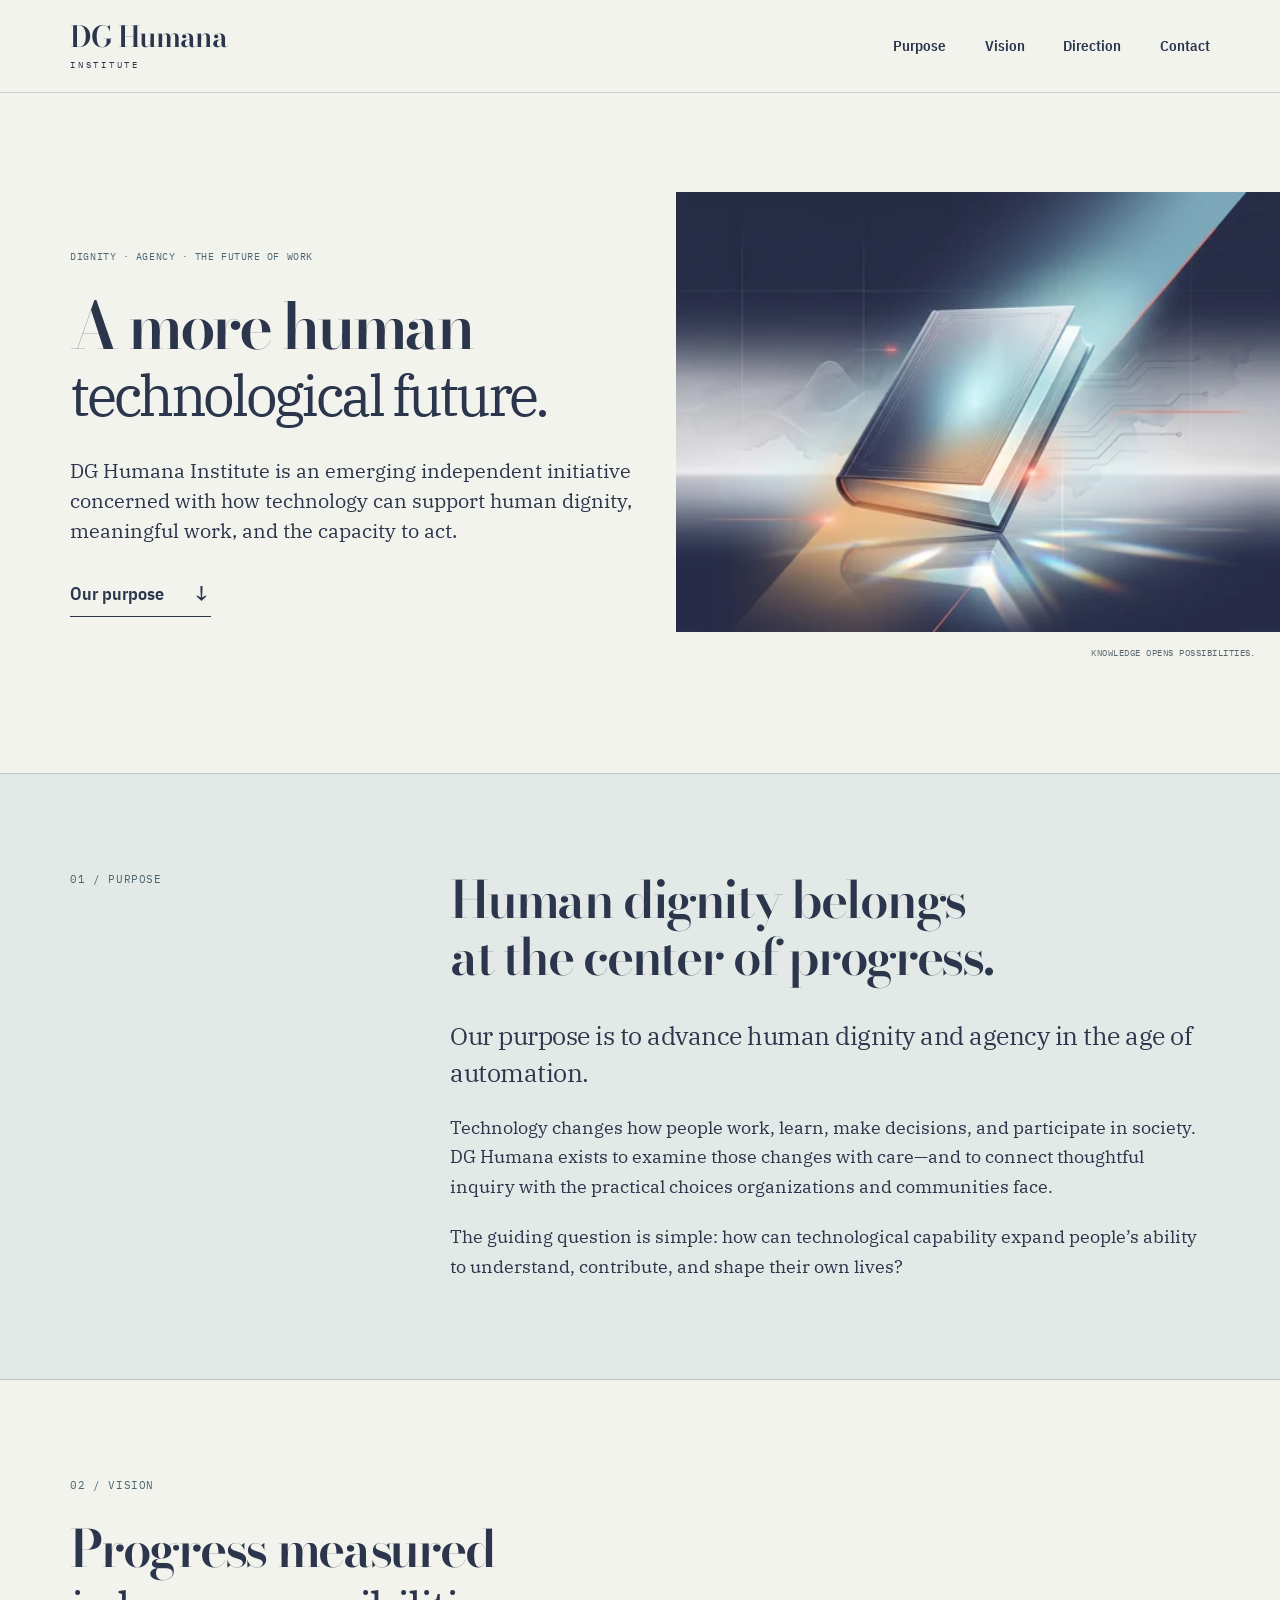
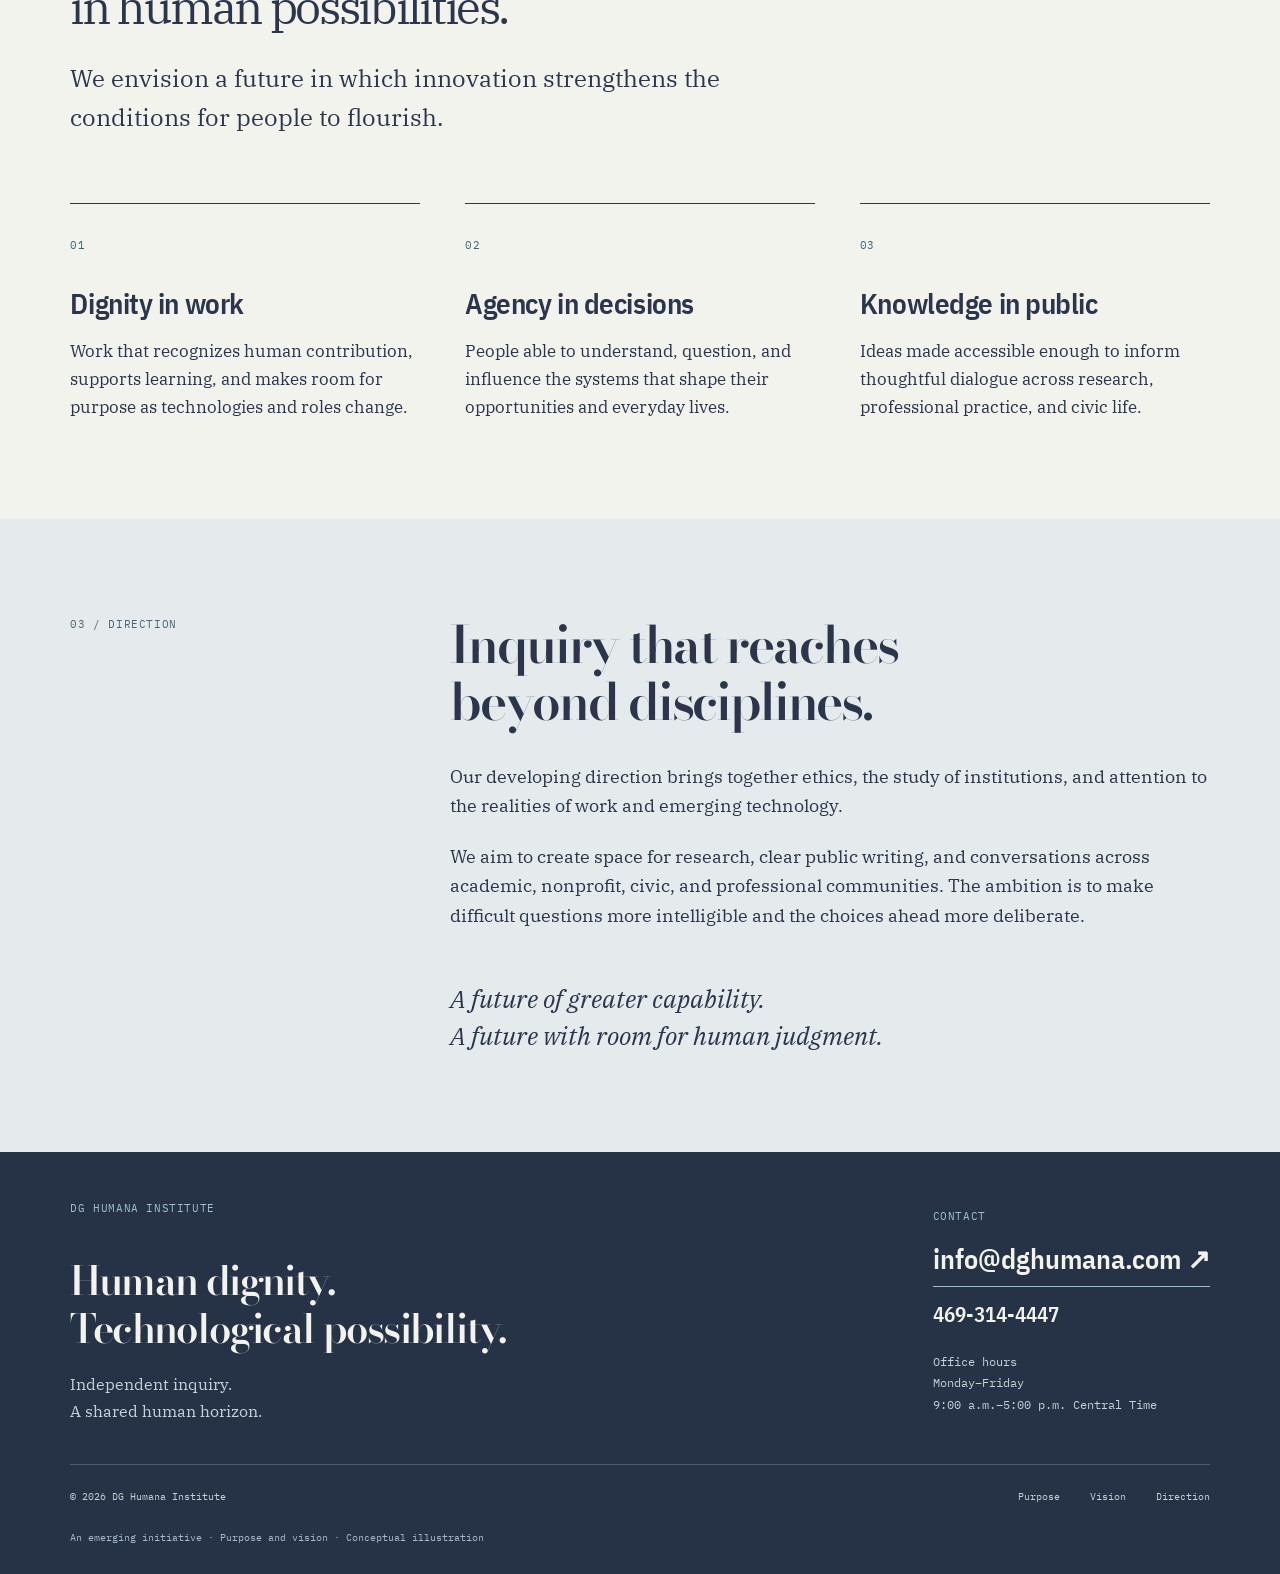
<file: preview/index.html>
<!doctype html><html lang="en"><head><meta charset="utf-8"><meta name="viewport" content="width=device-width, initial-scale=1"><meta name="robots" content="noindex,nofollow"><title>DG Humana Institute — A more human technological future</title><meta name="description" content="An emerging independent initiative advancing human dignity and agency in the age of automation. Purpose, vision, and direction."><link rel="icon" href="../theme/assets/favicon.svg"><link rel="stylesheet" href="../theme/assets/site.css"></head><body class="dg-site"><a class="skip-link" href="#main">Skip to content</a>
<header class="site-header"><div class="header-inner wrap"><a class="wordmark" href="index.html" aria-label="DG Humana Institute, home">DG Humana<small>Institute</small></a><nav class="site-nav" aria-label="Main navigation"><a href="index.html#purpose">Purpose</a><a href="index.html#vision">Vision</a><a href="index.html#approach">Direction</a><a href="index.html#contact">Contact</a></nav></div></header>
<main id="main">
  <section class="dg-hero wrap" aria-labelledby="dg-title"><div class="dg-hero-copy"><p class="eyebrow">Dignity · agency · the future of work</p><h1 id="dg-title">A more human<br><em>technological future.</em></h1><p class="deck">DG Humana Institute is an emerging independent initiative concerned with how technology can support human dignity, meaningful work, and the capacity to act.</p><a class="text-link" href="#purpose">Our purpose <span aria-hidden="true">↓</span></a></div><figure class="dg-hero-art"><img src="../theme/assets/possibility-1280.webp" srcset="../theme/assets/possibility-640.webp 640w, ../theme/assets/possibility-1280.webp 1280w, ../theme/assets/possibility-1920.webp 1920w" sizes="(max-width: 800px) 100vw, 50vw" width="1280" height="714" alt="An illuminated book opening toward a horizon of light" fetchpriority="high"><figcaption>Knowledge opens possibilities.</figcaption></figure></section>
  <section id="purpose" class="dg-purpose section"><div class="wrap purpose-grid"><p class="eyebrow">01 / Purpose</p><div><h2>Human dignity belongs<br>at the center of progress.</h2><div class="prose"><p class="lead">Our purpose is to advance human dignity and agency in the age of automation.</p><p>Technology changes how people work, learn, make decisions, and participate in society. DG Humana exists to examine those changes with care—and to connect thoughtful inquiry with the practical choices organizations and communities face.</p><p>The guiding question is simple: how can technological capability expand people’s ability to understand, contribute, and shape their own lives?</p></div></div></div></section>
  <section id="vision" class="section wrap dg-vision"><p class="eyebrow">02 / Vision</p><h2>Progress measured<br><em>in human possibilities.</em></h2><p class="vision-deck">We envision a future in which innovation strengthens the conditions for people to flourish.</p><div class="principles"><article><span class="index">01</span><h3>Dignity in work</h3><p>Work that recognizes human contribution, supports learning, and makes room for purpose as technologies and roles change.</p></article><article><span class="index">02</span><h3>Agency in decisions</h3><p>People able to understand, question, and influence the systems that shape their opportunities and everyday lives.</p></article><article><span class="index">03</span><h3>Knowledge in public</h3><p>Ideas made accessible enough to inform thoughtful dialogue across research, professional practice, and civic life.</p></article></div></section>
  <section id="approach" class="dg-approach section"><div class="wrap purpose-grid"><p class="eyebrow">03 / Direction</p><div><h2>Inquiry that reaches<br>beyond disciplines.</h2><div class="prose"><p>Our developing direction brings together ethics, the study of institutions, and attention to the realities of work and emerging technology.</p><p>We aim to create space for research, clear public writing, and conversations across academic, nonprofit, civic, and professional communities. The ambition is to make difficult questions more intelligible and the choices ahead more deliberate.</p><p class="closing">A future of greater capability.<br>A future with room for human judgment.</p></div></div></div></section>
</main>
<footer class="site-footer" id="contact"><div class="wrap"><div class="footer-main"><div><p class="eyebrow">DG Humana Institute</p><p class="footer-title">Human dignity.<br>Technological possibility.</p><p>Independent inquiry.<br>A shared human horizon.</p></div><div class="footer-contact"><p class="eyebrow">Contact</p><a class="footer-email" href="mailto:info@dghumana.com">info@dghumana.com <span aria-hidden="true">↗</span></a><a class="footer-phone" href="tel:+14693144447">469-314-4447</a><p class="office-hours">Office hours<br>Monday–Friday<br><time datetime="09:00">9:00 a.m.</time>–<time datetime="17:00">5:00 p.m.</time> Central Time</p></div></div><div class="footer-bottom"><span>© 2026 DG Humana Institute</span><nav aria-label="Footer navigation"><a href="index.html#purpose">Purpose</a><a href="index.html#vision">Vision</a><a href="index.html#approach">Direction</a></nav></div><p class="footer-note">An emerging initiative · Purpose and vision · Conceptual illustration</p></div></footer>
</body></html>
</file>
<file: theme/assets/site.css>
@import url('fonts/face-0.css');
@import url('fonts/face-1.css');
@import url('fonts/face-3.css');
@import url('fonts/face-4.css');
@import url('fonts/face-5.css');
@import url('fonts/face-6.css');

:root{--ink:#112c40;--deep:#0b2031;--paper:#f5f3ec;--white:#fffef9;--orange:#e06737;--rust:#a93916;--blue:#94c7df;--muted:#52626a;--line:#bac2c2;--serif:'IBM Plex Serif',Georgia,serif;--display:'Bodoni Moda',Georgia,serif;--sans:'IBM Plex Sans Condensed',sans-serif;--mono:'IBM Plex Mono',monospace;--gutter:clamp(22px,5.5vw,90px)}
*{box-sizing:border-box}html{scroll-padding-top:100px}body{margin:0;background:var(--paper);color:var(--ink);font:18px/1.65 var(--serif);-webkit-font-smoothing:antialiased}::selection{background:#edab85;color:var(--deep)}a{color:inherit;text-underline-offset:5px}a:hover{text-decoration-thickness:2px}img{display:block;max-width:100%;height:auto}figure{margin:0}button,input{font:inherit}h1,h2,h3,p{margin:0}h1,h2,h3{font-weight:600}h1{font-family:var(--sans);font-size:clamp(54px,6.7vw,108px);line-height:.98;letter-spacing:-.045em}h2{font-family:var(--sans);font-size:clamp(38px,4.2vw,65px);line-height:1.08;letter-spacing:-.035em}h3{font:600 27px/1.2 var(--sans);letter-spacing:-.015em}h1 em,h2 em{font:400 .89em/1.15 var(--serif);letter-spacing:-.05em}p+p{margin-top:1em}a:focus-visible,button:focus-visible,summary:focus-visible,input:focus-visible{outline:3px solid var(--rust);outline-offset:6px}.wrap{width:100%;max-width:1600px;margin-inline:auto;padding-inline:var(--gutter)}.section{padding-block:clamp(68px,7.6vw,120px)}.eyebrow,.section-label,.index,.status,figcaption,.experience-meta,.study-status{font:400 11px/1.6 var(--mono);letter-spacing:.055em;text-transform:uppercase}.eyebrow{margin-bottom:25px}.section-label{display:flex;justify-content:space-between;gap:20px;margin-bottom:48px}.small-rule{width:90px;align-self:center;border-top:1px solid var(--ink)}.prose{max-width:700px}.prose p,.prose ul{margin-top:1.15em}.prose>:first-child{margin-top:0}.lead{font-size:clamp(22px,2vw,27px);line-height:1.5;letter-spacing:-.02em}.text-link{display:inline-flex;align-items:center;gap:28px;font:600 18px/1.4 var(--sans);text-decoration:none;border-bottom:1px solid;padding-block:7px;margin-top:25px}.text-link span{font-family:var(--serif);font-size:22px}.text-link:hover{color:var(--rust)}.button{display:inline-flex;align-items:center;justify-content:space-between;gap:36px;background:var(--orange);color:var(--deep);padding:17px 23px;font:600 18px/1.3 var(--sans);text-decoration:none}.button:hover{background:var(--ink);color:var(--paper)}.button span{font:26px var(--serif)}.skip-link{position:absolute;top:-100px;left:20px;padding:10px 20px;background:var(--paper);z-index:100}.skip-link:focus{top:15px}.site-header{border-bottom:1px solid var(--line);background:var(--paper)}.header-inner{display:flex;justify-content:space-between;align-items:center;min-height:92px;gap:24px}.wordmark{font:600 24px/1 var(--sans);letter-spacing:-.02em;text-decoration:none}.wordmark small{display:block;font:400 10px/1.5 var(--mono);text-transform:uppercase;letter-spacing:.16em;margin-top:8px}.site-nav{display:flex;gap:clamp(20px,3vw,47px);align-items:center}.site-nav a{font:600 15px var(--sans);text-decoration:none;padding-block:9px;border-bottom:2px solid transparent}.site-nav a:hover,.site-nav a[aria-current=page]{border-color:var(--rust)}.site-nav .contact-link{border:1px solid var(--ink);padding:10px 19px}.site-nav .contact-link:hover{background:var(--ink);color:var(--paper)}
.hero-copy{padding-top:61px;padding-bottom:45px}.hero .eyebrow{display:flex;align-items:center;gap:11px}.signal{display:inline-block;width:8px;height:8px;background:var(--orange)}.hero h1{max-width:1100px}.hero h1 span{color:var(--rust)}.hero-bottom{display:flex;justify-content:space-between;gap:55px;align-items:flex-end;margin-top:28px}.hero-bottom p{font-size:19px;max-width:595px;line-height:1.5}.hero-bottom .button{flex-shrink:0}.hero-art{position:relative;background:var(--deep)}.hero-art img{width:100%;height:clamp(320px,34vw,520px);object-fit:cover;object-position:50% 55%}.hero-art figcaption{display:flex;justify-content:space-between;gap:20px;color:var(--paper);padding-block:18px;letter-spacing:.03em}.intro-grid,.direction-grid{display:grid;grid-template-columns:1fr 1fr;gap:8vw}.intro-grid h2{max-width:600px}.research-band{background:var(--ink);color:var(--paper)}.research-band .section-label{color:var(--blue)}.feature-heading{display:grid;grid-template-columns:1.2fr 1fr;gap:9vw;align-items:end;margin-bottom:60px}.feature-heading p{max-width:510px;color:#d7e2e5}.inquiry-list{border-top:1px solid #638090;margin-bottom:20px}.inquiry-list a{display:grid;grid-template-columns:40px 1.2fr 1fr 24px;gap:30px;align-items:start;padding:30px 0;border-bottom:1px solid #638090;text-decoration:none}.inquiry-list .index{color:var(--blue);padding-top:5px}.inquiry-list h3{font-size:30px;max-width:360px}.inquiry-list p{font-size:16px;line-height:1.55;color:#d7e2e5;max-width:360px}.inquiry-list .arrow{color:var(--blue);font-size:27px;line-height:1.2}.inquiry-list a:hover h3{color:var(--blue)}.light-link:hover{color:var(--blue)}.research-band a:focus-visible,.site-footer a:focus-visible{outline-color:var(--blue)}.portrait-section{display:grid;grid-template-columns:.85fr 1.15fr;gap:9vw;align-items:center}.portrait img{width:100%;aspect-ratio:1.065;object-fit:cover}.portrait figcaption{margin-top:16px;color:var(--muted)}.portrait-copy h2{margin-bottom:26px}.portrait-copy p:not(.eyebrow){font-size:17px;max-width:680px}.direction{background:#e1e9e9;border-top:1px solid var(--line)}.direction .eyebrow{margin-bottom:42px}.site-footer{background:var(--deep);color:var(--paper);padding-block:65px 25px}.footer-main{display:flex;align-items:end;justify-content:space-between;gap:50px;padding-bottom:65px}.footer-title{font:600 clamp(37px,4vw,62px)/1.07 var(--sans);letter-spacing:-.035em;margin-bottom:18px}.footer-main>div>p:last-child{font-size:16px;max-width:575px;color:#c3d2d9}.footer-email{font:600 clamp(19px,2.2vw,31px)/1.4 var(--sans);text-decoration:none;border-bottom:1px solid var(--blue);padding-bottom:8px;white-space:nowrap}.footer-email:hover{color:var(--blue)}.footer-bottom{border-top:1px solid #49616f;padding-top:24px;display:flex;align-items:center;justify-content:space-between;gap:25px;font:11px/1.6 var(--mono);color:#c3d2d9}.footer-bottom nav{display:flex;gap:25px}.footer-bottom a{text-decoration:none}.footer-note{max-width:340px;font:10px/1.6 var(--mono);color:#a5bac5;margin-top:25px}.page-hero{padding-top:76px;padding-bottom:66px}.page-hero h1{max-width:1200px}.page-hero h1 em{font-size:.7em;letter-spacing:-.05em}.deck{max-width:740px;font-size:clamp(21px,2.1vw,28px);line-height:1.5;margin-top:28px}.wide-art img{width:100%;height:clamp(230px,34vw,480px);object-fit:cover}.wide-art figcaption{padding-block:16px;color:var(--muted)}.article-layout{display:grid;grid-template-columns:260px 1fr;gap:9vw;align-items:start}.contents{position:sticky;top:35px}.contents nav{display:flex;flex-direction:column;gap:15px}.contents a{font:600 16px/1.5 var(--sans);text-decoration:none;border-left:2px solid var(--line);padding-left:15px}.contents a:hover{border-color:var(--rust);color:var(--rust)}.status{color:var(--muted);border-top:1px solid var(--line);padding-top:20px;margin-top:32px!important}.reading{max-width:790px}.reading h2{font-size:clamp(34px,3.4vw,49px);margin-bottom:26px}.reading .eyebrow{color:var(--rust);margin-bottom:19px}.reading section{padding-bottom:65px;margin-bottom:65px;border-bottom:1px solid var(--line);scroll-margin-top:40px}.reading section:last-child{margin-bottom:0;padding-bottom:0;border:0}.reading .commitments{padding-left:23px}.commitments li{padding-left:5px;margin-bottom:23px}.commitments strong{font-weight:600}.bio-grid{padding-top:0;display:grid;grid-template-columns:.7fr 1.3fr;gap:9vw;align-items:center}.bio-grid h2{font-size:clamp(36px,3.5vw,55px)}.bio-grid .prose{max-width:735px}.bio-grid .portrait{max-width:430px}.experience-section{border-top:1px solid var(--line)}.experience-list{margin-top:58px}.experience-list article{display:grid;grid-template-columns:1fr 2fr;gap:8vw;padding:39px 0;border-top:1px solid var(--line)}.experience-meta{display:flex;flex-direction:column;gap:10px;color:var(--muted)}.experience-list h3{font-size:30px;margin-bottom:17px}.experience-list p{max-width:750px;font-size:17px}.study-band{background:#e1e9e9}.study-grid{display:grid;grid-template-columns:1fr 1fr;gap:8vw;margin-top:42px}.study-status{color:var(--muted);margin-top:10px!important}.study-grid .prose h3:not(:first-child){margin-top:40px}.next-step h2{max-width:1150px}.next-step .lead{max-width:890px;margin-top:30px;margin-bottom:30px}.error-page{min-height:65vh}.error-page h1{margin-bottom:30px}.legacy-content{max-width:850px}.legacy-content p,.legacy-content ul{margin-block:1em}.legacy-content a{text-decoration:underline}
.dg-site{--ink:#2b354b;--deep:#263245;--paper:#f3f3ee;--rust:#3f6575;--orange:#e2bf8e;--blue:#a0c1ca;--muted:#59676f;--line:#b8c4c5}
.dg-site .site-header{border-color:#c6d0cf}.dg-site .wordmark{font:600 29px/1 var(--display);letter-spacing:-.03em}.dg-site .wordmark small{font:400 9px var(--mono);letter-spacing:.3em;margin-top:8px}.dg-site h1{font:600 clamp(51px,5vw,80px)/1.04 var(--display);letter-spacing:-.055em}.dg-site h1 em{font:400 .88em/1.12 var(--serif);letter-spacing:-.06em}.dg-site h2{font:600 clamp(38px,4vw,58px)/1.11 var(--display);letter-spacing:-.045em}.dg-site h2 em{font-size:.9em}.dg-site .eyebrow{color:#4b6571}.dg-hero{display:grid;grid-template-columns:1fr .92fr;gap:2vw;min-height:680px;align-items:center;padding-block:85px}.dg-hero-copy{position:relative;z-index:1}.dg-hero .eyebrow{font-size:10px;margin-bottom:28px}.dg-hero .deck{font-size:20px;max-width:570px;margin-top:30px}.dg-hero-art{align-self:center;margin-right:calc(-1 * var(--gutter));position:relative}.dg-hero-art img{width:100%;min-height:440px;object-fit:cover;object-position:56% 50%}.dg-hero-art figcaption{font-size:9px;margin:14px 24px;color:var(--muted);text-align:right}.dg-purpose{background:#e3e9e6;border-block:1px solid var(--line)}.purpose-grid{display:grid;grid-template-columns:.65fr 1.7fr;gap:7vw}.purpose-grid>div{max-width:900px}.purpose-grid .prose{margin-top:32px;max-width:760px}.purpose-grid .lead{font-size:25px}.dg-vision .vision-deck{font-size:24px;max-width:730px;margin-top:25px}.principles{display:grid;grid-template-columns:repeat(3,1fr);gap:45px;margin-top:65px}.principles article{border-top:1px solid var(--ink);padding-top:24px}.principles .index{color:var(--rust)}.principles h3{font-size:29px;margin-top:28px}.principles p{font-size:17px;margin-top:17px}.dg-approach{background:#e5eaed}.closing{font-size:25px;line-height:1.5;font-style:italic;padding-top:20px}.dg-site .site-footer{padding-block:48px 28px}.dg-site .footer-main{padding-bottom:40px;align-items:center}.dg-site .footer-title{font:600 40px/1.2 var(--display);letter-spacing:-.04em;max-width:670px}.dg-site .footer-main .eyebrow{color:var(--blue)}.dg-site .footer-bottom{font-size:10px}.dg-site .footer-bottom nav{gap:30px}.dg-site .footer-note{max-width:none}.dg-site .site-nav .contact-link{border:none;padding:9px 0}.dg-site .site-nav .contact-link:hover{background:none;color:var(--rust)}
@media(max-width:1000px){.dg-hero{min-height:auto;gap:3vw;padding-block:65px}.dg-hero-art img{min-height:410px}.purpose-grid{grid-template-columns:.5fr 1.5fr;gap:5vw}.principles{gap:30px}}
@media(max-width:800px){.dg-hero{grid-template-columns:1fr;gap:35px;padding-top:50px;padding-bottom:40px}.dg-hero h1{font-size:clamp(50px,8vw,74px)}.dg-hero-art{margin-inline:calc(-1 * var(--gutter))}.dg-hero-art img{height:350px;min-height:0;object-position:50% 50%}.dg-hero-art figcaption{margin-inline:var(--gutter)}.purpose-grid{grid-template-columns:1fr;gap:12px}.purpose-grid .prose{margin-top:25px}.principles{grid-template-columns:1fr;gap:35px;margin-top:45px}.principles h3{margin-top:15px}.principles p{max-width:650px}.dg-site .footer-main{align-items:start}.dg-site .header-inner{min-height:110px}.dg-site .site-nav{width:100%;justify-content:space-between}.dg-site .wordmark{font-size:27px}.dg-site .dg-hero .deck{font-size:20px}.dg-site .purpose-grid .lead{font-size:23px}.dg-site .dg-hero .eyebrow{font-size:9px}}
@media print{.dg-hero-art{display:none}.dg-hero,.purpose-grid,.principles{display:block}.dg-site h1{font-size:34pt}.dg-site h2{font-size:24pt}.dg-purpose,.dg-approach{background:none}}
@media(min-width:1500px){.hero-copy{padding-top:75px}.hero h1{font-size:113px}.hero-bottom p{max-width:620px}}
@media(max-width:1000px){h1{font-size:80px}.hero-bottom{gap:35px}.hero-bottom p{font-size:18px}.feature-heading{gap:5vw}.inquiry-list a{grid-template-columns:30px 1.2fr 1fr 20px;gap:20px}.inquiry-list h3{font-size:27px}.article-layout{grid-template-columns:190px 1fr;gap:6vw}.portrait-section,.bio-grid{gap:6vw}.footer-main{align-items:start;flex-direction:column;gap:35px}.footer-bottom{align-items:start;flex-wrap:wrap}.hero-copy{padding-top:45px}.site-nav{gap:20px}.header-inner{min-height:85px}}
@media(max-width:700px){body{font-size:17px}.header-inner{min-height:110px;flex-wrap:wrap;gap:15px;padding-top:20px;padding-bottom:15px}.wordmark{font-size:22px}.wordmark small{font-size:9px}.site-nav{width:100%;justify-content:space-between;gap:15px}.site-nav a{font-size:15px}.site-nav .contact-link{border:0;padding:9px 0}.site-nav .contact-link:hover{background:none;color:var(--rust)}h1{font-size:clamp(45px,10.7vw,75px);line-height:1.02}h2{font-size:clamp(35px,8.6vw,53px)}h3{font-size:26px}.hero-copy{padding-top:37px;padding-bottom:32px}.hero .eyebrow{font-size:9px;letter-spacing:.03em}.hero-bottom{display:block;margin-top:26px}.hero-bottom p{font-size:17px}.hero-bottom .button{margin-top:25px}.hero-art img{height:270px;object-position:57% 50%}.hero-art figcaption{font-size:9px;flex-wrap:wrap;gap:4px;padding-block:13px}.section-label{font-size:10px;flex-wrap:wrap;gap:10px;margin-bottom:32px}.intro-grid,.direction-grid,.feature-heading,.portrait-section,.bio-grid,.study-grid,.purpose-grid{grid-template-columns:1fr;gap:30px}.intro-grid .lead{font-size:22px}.feature-heading{margin-bottom:40px}.feature-heading p{font-size:17px}.inquiry-list a{grid-template-columns:24px 1fr 20px;gap:15px;padding-block:25px}.inquiry-list h3{font-size:27px}.inquiry-list p{grid-column:2;grid-row:2;max-width:none;font-size:15px}.inquiry-list .arrow{grid-column:3;grid-row:1}.portrait-section{gap:40px}.portrait{max-width:480px}.portrait-copy p:not(.eyebrow){font-size:17px}.article-layout{display:block}.contents{position:static;margin-bottom:50px}.contents nav{display:grid;grid-template-columns:1fr 1fr;gap:14px}.status{font-size:10px}.page-hero{padding-block:47px}.page-hero h1 em{font-size:.74em}.deck{font-size:21px}.wide-art img{height:230px}.wide-art figcaption{font-size:9px}.reading h2{font-size:37px}.reading section{padding-bottom:45px;margin-bottom:45px}.bio-grid .portrait{max-width:400px}.experience-list{margin-top:38px}.experience-list article{grid-template-columns:1fr;gap:20px}.experience-meta{font-size:10px;gap:5px}.experience-list h3{font-size:28px}.footer-main{padding-bottom:45px}.footer-bottom{font-size:10px;display:block}.footer-bottom nav{flex-wrap:wrap;gap:14px;margin-top:20px}.footer-email{font-size:22px;white-space:normal;overflow-wrap:anywhere}.next-step .lead{font-size:22px}.eyebrow{font-size:10px}.small-rule{display:none}}
@media(prefers-reduced-motion:no-preference){html{scroll-behavior:smooth}}
@media print{body{background:#fff;color:#000;font-size:11pt}.site-header,.site-footer,.contents,.hero-art,.wide-art,.portrait,.button,.skip-link{display:none}.wrap{padding:0;max-width:none}.section,.page-hero{padding:20px 0}.article-layout,.intro-grid,.direction-grid,.feature-heading,.portrait-section,.bio-grid,.study-grid{display:block}.reading,.prose{max-width:none}h1{font-size:34pt}h2,.reading h2{font-size:24pt}h3{font-size:17pt}.research-band,.direction,.study-band{background:#fff;color:#000}.research-band p,.research-band .index{color:#000}.reading section{margin:0 0 20px;padding:0 0 20px}a{color:#000}.eyebrow{font-size:8pt}.inquiry-list a{break-inside:avoid;display:block}.inquiry-list .arrow{display:none}}

.dg-site .footer-contact{display:flex;flex-direction:column;align-items:flex-start;gap:13px;min-width:0}.dg-site .footer-contact .eyebrow{margin-bottom:0}.dg-site .footer-phone{font:600 21px/1.4 var(--sans);text-decoration:none}.dg-site .footer-phone:hover{text-decoration:underline}.dg-site .footer-contact .office-hours{font:400 12px/1.8 var(--mono);color:#c3d2d9;margin-top:8px}
</file>
